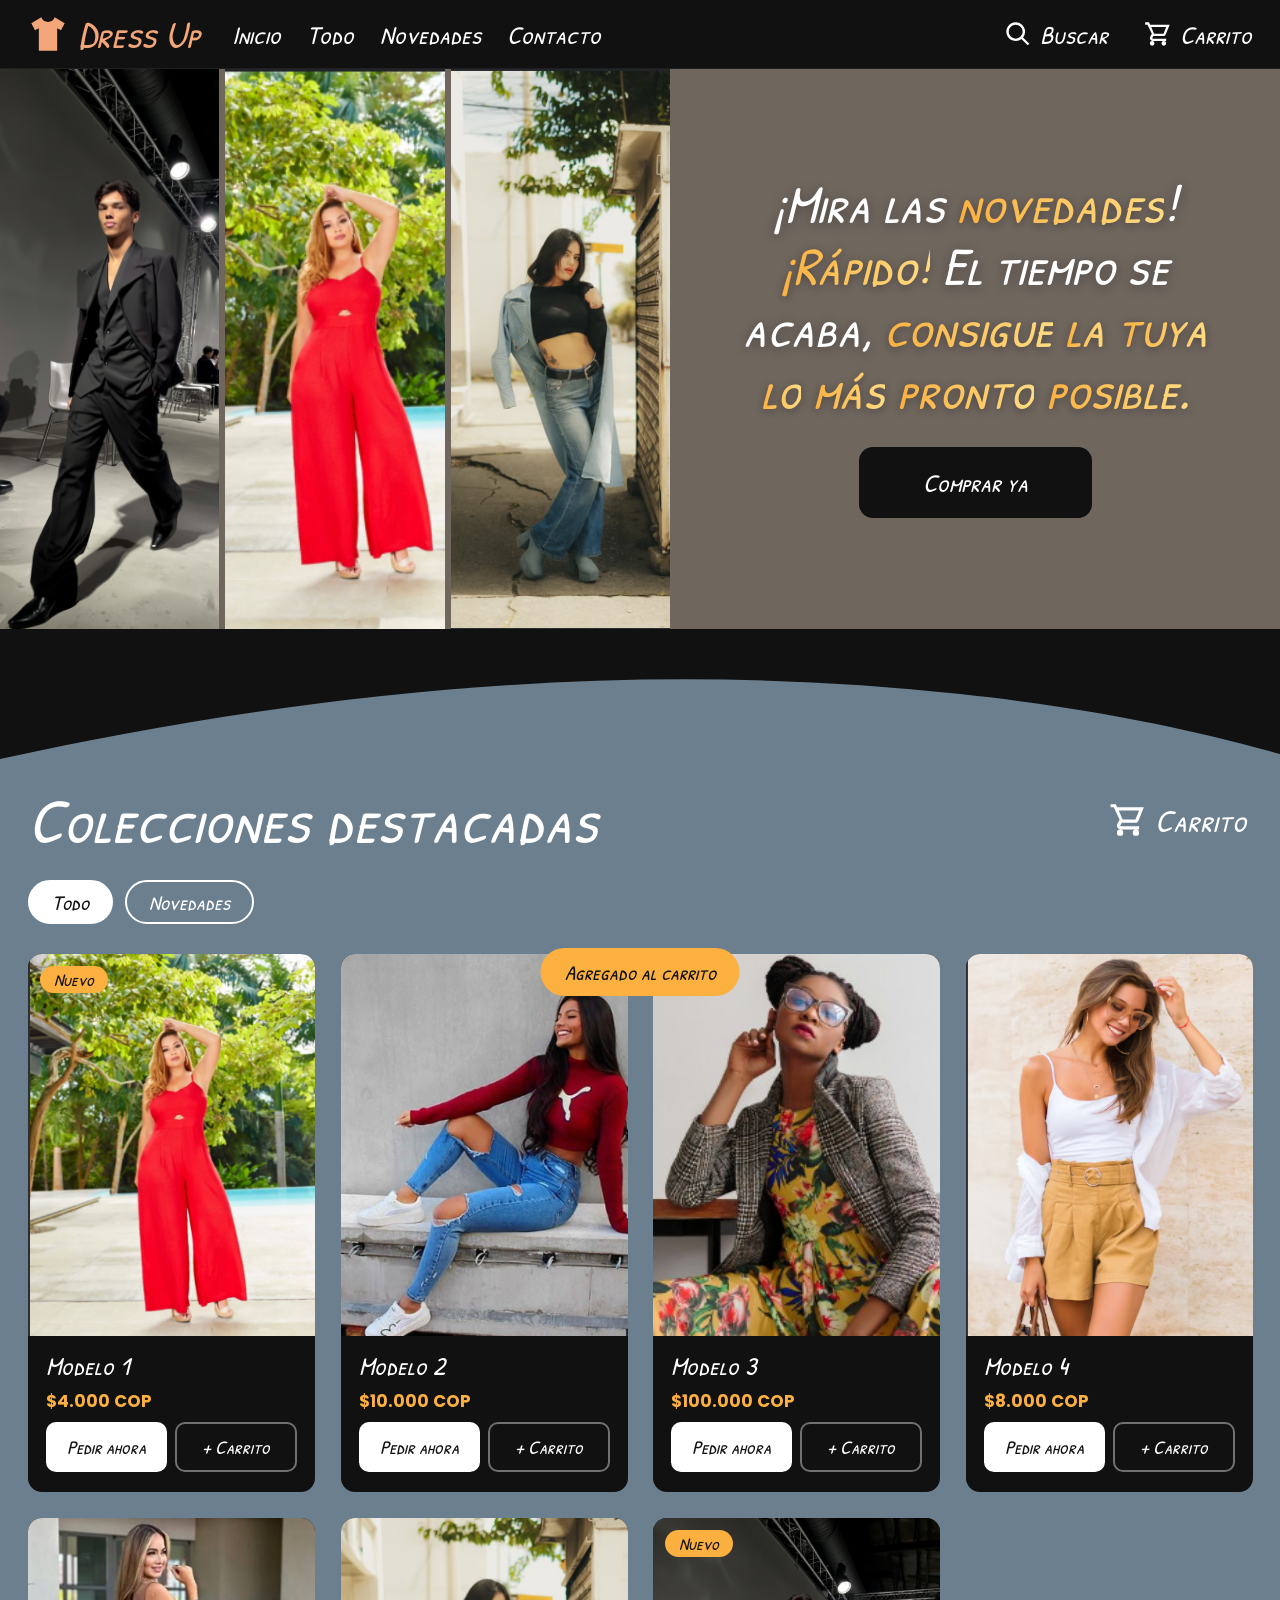
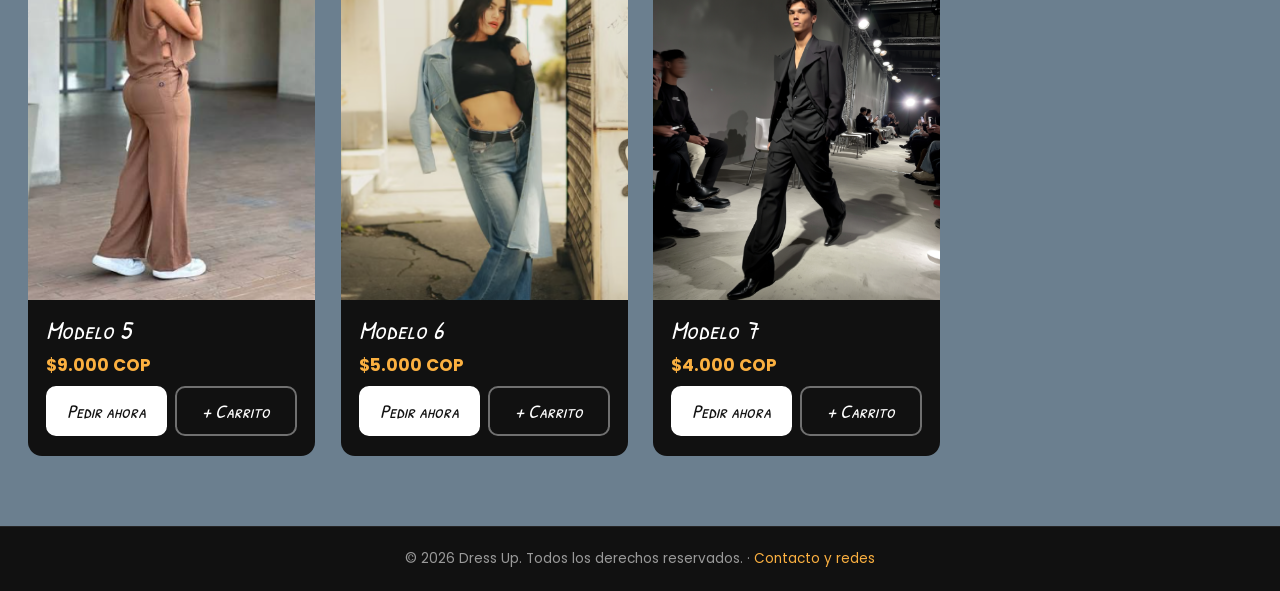
<file: index.html>
<!DOCTYPE html>
<html lang="es">
<head>
<meta charset="UTF-8">
<meta name="viewport" content="width=device-width, initial-scale=1.0">
<title>Dress Up · Catálogo de Ropa</title>
<meta name="description" content="Dress Up: catálogo de ropa con envíos a todo el país. Elige tu prenda y haz tu pedido por WhatsApp.">
<link rel="icon" href="data:image/svg+xml,%3Csvg xmlns=%27http://www.w3.org/2000/svg%27 viewBox=%270 0 24 24%27%3E%3Cpath fill=%27%23f2a679%27 d=%27M16 2l6 3.5-2.2 4.2-2.3-1.1V22H6.5V8.6L4.2 9.7 2 5.5 8 2c.6 1.7 2.1 2.8 4 2.8s3.4-1.1 4-2.8z%27/%3E%3C/svg%3E">
<meta name="theme-color" content="#111111">
<link rel="preconnect" href="https://fonts.googleapis.com">
<link rel="preconnect" href="https://fonts.gstatic.com" crossorigin>
<link href="https://fonts.googleapis.com/css2?family=Patrick+Hand+SC&family=Poppins:wght@400;600;700&display=swap" rel="stylesheet">
<link rel="stylesheet" href="styles.css">
</head>
<body id="top">

<header class="site-header">
  <div class="header-inner">
    <a class="brand" href="#top">
      <svg viewBox="0 0 24 24" aria-hidden="true"><path d="M16 2l6 3.5-2.2 4.2-2.3-1.1V22H6.5V8.6L4.2 9.7 2 5.5 8 2c.6 1.7 2.1 2.8 4 2.8s3.4-1.1 4-2.8z"/></svg>
      Dress Up
    </a>

    <nav class="main-nav" id="mainNav">
      <a href="#top">Inicio</a>
      <a href="#coleccion" data-filter-link="todo">Todo</a>
      <a href="#coleccion" data-filter-link="nuevo">Novedades</a>
      <a href="contacto.html">Contacto</a>
    </nav>

    <div class="header-actions">
      <button type="button" id="searchToggle" aria-label="Buscar">
        <svg viewBox="0 0 24 24"><path d="M10 2a8 8 0 0 1 6.32 12.9l5.39 5.39-1.42 1.42-5.39-5.39A8 8 0 1 1 10 2zm0 2a6 6 0 1 0 0 12 6 6 0 0 0 0-12z"/></svg>
        <span class="label">Buscar</span>
      </button>
      <button type="button" class="js-open-cart" aria-label="Carrito">
        <svg viewBox="0 0 24 24"><path d="M7 18a2 2 0 1 0 0 4 2 2 0 0 0 0-4zm10 0a2 2 0 1 0 0 4 2 2 0 0 0 0-4zM1 2h3.3l.9 2H22l-3.4 8.4c-.3.8-1.1 1.3-1.9 1.3H8.1l-.9 1.6-.1.2c0 .3.2.5.5.5H19v2H7.5A2.5 2.5 0 0 1 5.3 14.3l1.4-2.5L3 4H1V2zm5.2 4 2.4 5.7h8.1L19 6H6.2z"/></svg>
        <span class="label">Carrito</span>
        <span class="cart-count" data-count="0">0</span>
      </button>
      <button type="button" class="menu-toggle" id="menuToggle" aria-label="Abrir menú">
        <svg viewBox="0 0 24 24"><path d="M3 6h18v2H3V6zm0 5h18v2H3v-2zm0 5h18v2H3v-2z"/></svg>
      </button>
    </div>
  </div>
  <div class="search-bar" id="searchBar">
    <input type="search" id="searchInput" placeholder="Busca una prenda, ej: Modelo 3" aria-label="Buscar prenda">
  </div>
</header>

<main>
<section class="hero">
  <div class="hero-image">
    <img src="modelo de ropa 7.png" alt="Modelo con traje negro en pasarela">
    <img src="modelo de ropa 1.png" alt="Modelo con enterizo rojo">
    <img src="modelo de ropa 6.png" alt="Modelo con chaqueta y jean anchos">
  </div>
  <div class="hero-copy">
    <h1>¡Mira las <span class="hl">novedades</span>! <span class="hl">¡Rápido!</span> El tiempo se acaba, <span class="hl">consigue la tuya lo más pronto posible.</span></h1>
    <a class="btn-dark" href="#coleccion" data-filter-link="nuevo">Comprar ya</a>
  </div>
</section>

<section class="featured" id="coleccion">
  <svg class="wave" viewBox="0 0 1440 110" preserveAspectRatio="none" aria-hidden="true">
    <path fill="#6b7f8f" d="M0,90 C360,20 720,-10 1080,25 C1260,42 1380,70 1440,85 L1440,110 L0,110 Z"/>
  </svg>

  <div class="featured-body">
    <div class="section-head">
      <h2>Colecciones destacadas</h2>
      <button type="button" class="cart-link js-open-cart">
        <svg viewBox="0 0 24 24"><path d="M7 18a2 2 0 1 0 0 4 2 2 0 0 0 0-4zm10 0a2 2 0 1 0 0 4 2 2 0 0 0 0-4zM1 2h3.3l.9 2H22l-3.4 8.4c-.3.8-1.1 1.3-1.9 1.3H8.1l-.9 1.6-.1.2c0 .3.2.5.5.5H19v2H7.5A2.5 2.5 0 0 1 5.3 14.3l1.4-2.5L3 4H1V2zm5.2 4 2.4 5.7h8.1L19 6H6.2z"/></svg>
        Carrito
      </button>
    </div>

    <div class="filters">
      <button type="button" class="filter-btn active" data-filter="todo">Todo</button>
      <button type="button" class="filter-btn" data-filter="nuevo">Novedades</button>
    </div>

    <!-- Para agregar una prenda copia un <article> y cambia data-nombre, data-precio (solo números), data-imagen y data-nuevo -->
    <div class="catalog" id="catalog">

      <article class="product-card" data-nombre="Modelo 1" data-precio="4000" data-imagen="modelo de ropa 1.png" data-nuevo="true"></article>
      <article class="product-card" data-nombre="Modelo 2" data-precio="10000" data-imagen="modelo de ropa 2.png"></article>
      <article class="product-card" data-nombre="Modelo 3" data-precio="100000" data-imagen="modelo de ropa 3.png" data-nuevo="true"></article>
      <article class="product-card" data-nombre="Modelo 4" data-precio="8000" data-imagen="modelos de ropa 4.png"></article>
      <article class="product-card" data-nombre="Modelo 5" data-precio="9000" data-imagen="modelos de ropa 5.png"></article>
      <article class="product-card" data-nombre="Modelo 6" data-precio="5000" data-imagen="modelo de ropa 6.png"></article>
      <article class="product-card" data-nombre="Modelo 7" data-precio="4000" data-imagen="modelo de ropa 7.png" data-nuevo="true"></article>

    </div>
    <p class="empty-msg" id="emptyMsg">No encontramos prendas con ese nombre.</p>
  </div>
</section>

</main>

<footer>
  &copy; 2026 Dress Up. Todos los derechos reservados. · <a href="contacto.html">Contacto y redes</a>
</footer>

<!-- Carrito -->
<div class="cart-overlay" id="cartOverlay"></div>
<aside class="cart-drawer" id="cartDrawer" aria-label="Carrito de compras">
  <div class="cart-head">
    <h3>Tu carrito</h3>
    <button type="button" class="cart-close" id="cartClose" aria-label="Cerrar carrito">&times;</button>
  </div>
  <div class="cart-items" id="cartItems"></div>
  <div class="cart-foot">
    <div class="cart-total"><span>Total</span><span id="cartTotal">$0 COP</span></div>
    <button type="button" class="checkout-btn" id="checkoutBtn">Finalizar pedido</button>
  </div>
</aside>

<div class="toast" id="toast">Agregado al carrito</div>

<script src="script.js"></script>
</body>
</html>
</file>
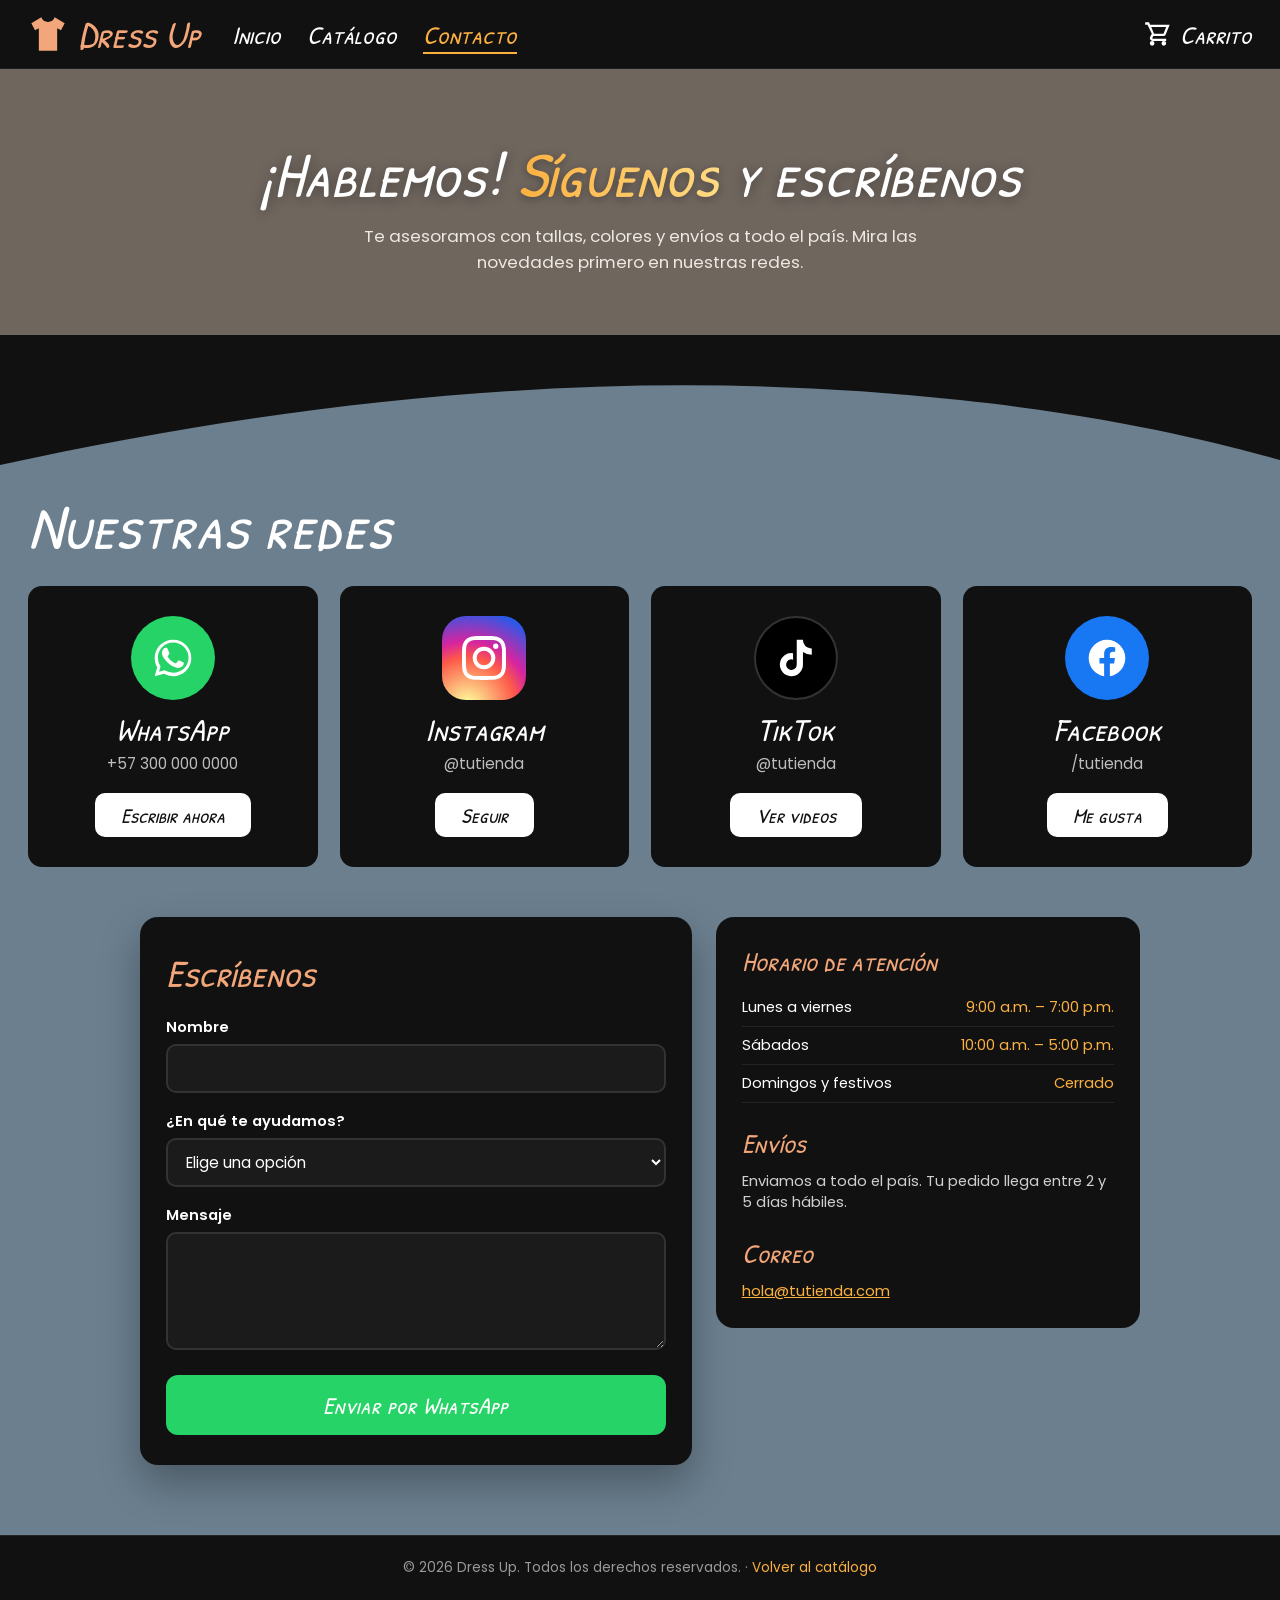
<file: contacto.html>
<!DOCTYPE html>
<html lang="es">
<head>
<meta charset="UTF-8">
<meta name="viewport" content="width=device-width, initial-scale=1.0">
<title>Dress Up · Contacto y Redes</title>
<meta name="description" content="Contacta a Dress Up por WhatsApp, Instagram, TikTok o Facebook.">
<link rel="icon" href="data:image/svg+xml,%3Csvg xmlns=%27http://www.w3.org/2000/svg%27 viewBox=%270 0 24 24%27%3E%3Cpath fill=%27%23f2a679%27 d=%27M16 2l6 3.5-2.2 4.2-2.3-1.1V22H6.5V8.6L4.2 9.7 2 5.5 8 2c.6 1.7 2.1 2.8 4 2.8s3.4-1.1 4-2.8z%27/%3E%3C/svg%3E">
<meta name="theme-color" content="#111111">
<link rel="preconnect" href="https://fonts.googleapis.com">
<link rel="preconnect" href="https://fonts.gstatic.com" crossorigin>
<link href="https://fonts.googleapis.com/css2?family=Patrick+Hand+SC&family=Poppins:wght@400;600;700&display=swap" rel="stylesheet">
<link rel="stylesheet" href="styles.css">
</head>
<body>

<header class="site-header">
  <div class="header-inner">
    <a class="brand" href="index.html">
      <svg viewBox="0 0 24 24" aria-hidden="true"><path d="M16 2l6 3.5-2.2 4.2-2.3-1.1V22H6.5V8.6L4.2 9.7 2 5.5 8 2c.6 1.7 2.1 2.8 4 2.8s3.4-1.1 4-2.8z"/></svg>
      Dress Up
    </a>

    <nav class="main-nav" id="mainNav">
      <a href="index.html">Inicio</a>
      <a href="index.html#coleccion">Catálogo</a>
      <a href="contacto.html" class="current">Contacto</a>
    </nav>

    <div class="header-actions">
      <a href="index.html#carrito" aria-label="Carrito">
        <svg viewBox="0 0 24 24"><path d="M7 18a2 2 0 1 0 0 4 2 2 0 0 0 0-4zm10 0a2 2 0 1 0 0 4 2 2 0 0 0 0-4zM1 2h3.3l.9 2H22l-3.4 8.4c-.3.8-1.1 1.3-1.9 1.3H8.1l-.9 1.6-.1.2c0 .3.2.5.5.5H19v2H7.5A2.5 2.5 0 0 1 5.3 14.3l1.4-2.5L3 4H1V2zm5.2 4 2.4 5.7h8.1L19 6H6.2z"/></svg>
        <span class="label">Carrito</span>
        <span class="cart-count" data-count="0">0</span>
      </a>
      <button type="button" class="menu-toggle" id="menuToggle" aria-label="Abrir menú">
        <svg viewBox="0 0 24 24"><path d="M3 6h18v2H3V6zm0 5h18v2H3v-2zm0 5h18v2H3v-2z"/></svg>
      </button>
    </div>
  </div>
</header>

<section class="contact-hero">
  <h1>¡Hablemos! <span class="hl">Síguenos</span> y escríbenos</h1>
  <p>Te asesoramos con tallas, colores y envíos a todo el país. Mira las novedades primero en nuestras redes.</p>
</section>

<!-- Reemplaza los enlaces y usuarios por los reales de la tienda -->
<section class="social-section">
  <svg class="wave" viewBox="0 0 1440 110" preserveAspectRatio="none" aria-hidden="true">
    <path fill="#6b7f8f" d="M0,90 C360,20 720,-10 1080,25 C1260,42 1380,70 1440,85 L1440,110 L0,110 Z"/>
  </svg>

  <div class="featured-body">
    <div class="section-head">
      <h2>Nuestras redes</h2>
    </div>

    <div class="social-grid">
      <a class="social-card whatsapp" href="https://wa.me/573000000000" target="_blank" rel="noopener">
        <span class="social-icon">
          <svg viewBox="0 0 24 24"><path d="M17.472 14.382c-.297-.149-1.758-.867-2.03-.967-.273-.099-.471-.148-.67.15-.197.297-.767.966-.94 1.164-.173.199-.347.223-.644.075-1.746-.874-2.892-1.56-4.043-3.539-.306-.526.306-.489.876-1.629.098-.198.049-.372-.05-.521-.099-.148-.669-1.612-.916-2.207-.242-.579-.487-.5-.669-.51-.173-.01-.371-.012-.57-.012-.198 0-.52.074-.792.372-.272.297-1.04 1.016-1.04 2.479 0 1.462 1.065 2.875 1.213 3.074.149.198 2.05 3.13 4.972 4.267 2.921 1.137 2.921.759 3.469.712.545-.048 1.758-.719 2.006-1.413.248-.694.248-1.29.173-1.413-.074-.124-.271-.198-.57-.347z"/><path d="M12.002 2.001c-5.514 0-9.985 4.47-9.985 9.984 0 1.855.507 3.588 1.388 5.076L2 22l5.09-1.376a9.928 9.928 0 0 0 4.912 1.293h.004c5.514 0 9.984-4.47 9.984-9.985 0-2.666-1.036-5.171-2.92-7.055a9.925 9.925 0 0 0-7.068-2.876zm0 18.03h-.003a8.34 8.34 0 0 1-4.26-1.169l-.305-.183-3.02.816.807-2.944-.198-.302a8.32 8.32 0 0 1-1.28-4.408c0-4.605 3.75-8.354 8.363-8.354 2.233 0 4.33.87 5.912 2.451a8.301 8.301 0 0 1 2.448 5.909c0 4.606-3.752 8.184-8.464 8.184z"/></svg>
        </span>
        <span class="social-name">WhatsApp</span>
        <span class="social-handle">+57 300 000 0000</span>
        <span class="social-cta">Escribir ahora</span>
      </a>

      <a class="social-card instagram" href="https://instagram.com/tutienda" target="_blank" rel="noopener">
        <span class="social-icon">
          <svg viewBox="0 0 24 24"><path d="M12 2.163c3.204 0 3.584.012 4.85.07 3.252.148 4.771 1.691 4.919 4.919.058 1.265.069 1.645.069 4.849 0 3.205-.012 3.584-.069 4.849-.149 3.225-1.664 4.771-4.919 4.919-1.266.058-1.644.07-4.85.07-3.204 0-3.584-.012-4.849-.07-3.26-.149-4.771-1.699-4.919-4.92-.058-1.265-.07-1.644-.07-4.849 0-3.204.013-3.583.07-4.849.149-3.227 1.664-4.771 4.919-4.919 1.266-.057 1.645-.069 4.849-.069zm0-2.163c-3.259 0-3.667.014-4.947.072-4.358.2-6.78 2.618-6.98 6.98-.059 1.281-.073 1.689-.073 4.948 0 3.259.014 3.668.072 4.948.2 4.358 2.618 6.78 6.98 6.98 1.281.058 1.689.072 4.948.072 3.259 0 3.668-.014 4.948-.072 4.354-.2 6.782-2.618 6.98-6.98.059-1.28.073-1.689.073-4.948 0-3.259-.014-3.667-.072-4.947-.196-4.354-2.617-6.78-6.979-6.98-1.281-.059-1.69-.073-4.949-.073zm0 5.838a6.162 6.162 0 1 0 0 12.324 6.162 6.162 0 0 0 0-12.324zm0 10.162a4 4 0 1 1 0-8 4 4 0 0 1 0 8zm6.406-11.845a1.44 1.44 0 1 0 0 2.881 1.44 1.44 0 0 0 0-2.881z"/></svg>
        </span>
        <span class="social-name">Instagram</span>
        <span class="social-handle">@tutienda</span>
        <span class="social-cta">Seguir</span>
      </a>

      <a class="social-card tiktok" href="https://tiktok.com/@tutienda" target="_blank" rel="noopener">
        <span class="social-icon">
          <svg viewBox="0 0 24 24"><path d="M19.6 6.7a4.8 4.8 0 0 1-3.8-4.2V2h-3.4v13.6a2.9 2.9 0 1 1-2-2.7V9.4a6.3 6.3 0 1 0 5.4 6.2V8.7a8.2 8.2 0 0 0 4.8 1.5V6.8l-1-.1z"/></svg>
        </span>
        <span class="social-name">TikTok</span>
        <span class="social-handle">@tutienda</span>
        <span class="social-cta">Ver videos</span>
      </a>

      <a class="social-card facebook" href="https://facebook.com/tutienda" target="_blank" rel="noopener">
        <span class="social-icon">
          <svg viewBox="0 0 24 24"><path d="M22 12.06C22 6.505 17.523 2 12 2S2 6.505 2 12.06c0 5.02 3.657 9.184 8.438 9.94v-7.03H7.898v-2.91h2.54V9.845c0-2.507 1.492-3.89 3.777-3.89 1.094 0 2.238.195 2.238.195v2.46h-1.26c-1.243 0-1.63.771-1.63 1.562v1.878h2.773l-.443 2.91h-2.33V22c4.78-.756 8.437-4.92 8.437-9.94z"/></svg>
        </span>
        <span class="social-name">Facebook</span>
        <span class="social-handle">/tutienda</span>
        <span class="social-cta">Me gusta</span>
      </a>
    </div>

    <div class="contact-layout">
      <div class="form-card">
        <h2>Escríbenos</h2>
        <form id="contactForm">
          <div class="field">
            <label for="cNombre">Nombre</label>
            <input type="text" id="cNombre" required>
          </div>
          <div class="field">
            <label for="cMotivo">¿En qué te ayudamos?</label>
            <select id="cMotivo" required>
              <option value="">Elige una opción</option>
              <option>Tallas y medidas</option>
              <option>Estado de mi pedido</option>
              <option>Cambios y devoluciones</option>
              <option>Ventas al por mayor</option>
              <option>Otro</option>
            </select>
          </div>
          <div class="field">
            <label for="cMensaje">Mensaje</label>
            <textarea id="cMensaje" rows="4" required></textarea>
          </div>
          <button type="submit" class="submit-btn">Enviar por WhatsApp</button>
        </form>
      </div>

      <div class="info-card">
        <h3>Horario de atención</h3>
        <ul>
          <li><span>Lunes a viernes</span><span>9:00 a.m. – 7:00 p.m.</span></li>
          <li><span>Sábados</span><span>10:00 a.m. – 5:00 p.m.</span></li>
          <li><span>Domingos y festivos</span><span>Cerrado</span></li>
        </ul>
        <h3>Envíos</h3>
        <p>Enviamos a todo el país. Tu pedido llega entre 2 y 5 días hábiles.</p>
        <h3>Correo</h3>
        <p><a href="mailto:hola@tutienda.com">hola@tutienda.com</a></p>
      </div>
    </div>
  </div>
</section>

<footer>
  &copy; 2026 Dress Up. Todos los derechos reservados. · <a href="index.html">Volver al catálogo</a>
</footer>

<script src="script.js"></script>
<script>
  document.getElementById("menuToggle").addEventListener("click", () => {
    document.getElementById("mainNav").classList.toggle("open");
  });

  document.getElementById("contactForm").addEventListener("submit", (e) => {
    e.preventDefault();
    const nombre = document.getElementById("cNombre").value.trim();
    const motivo = document.getElementById("cMotivo").value;
    const mensaje = document.getElementById("cMensaje").value.trim();
    const texto = `Hola Dress Up, soy ${nombre}.\nMotivo: ${motivo}\n${mensaje}`;
    window.open(`https://wa.me/${NUMERO_WHATSAPP}?text=${encodeURIComponent(texto)}`, "_blank");
  });
</script>

</body>
</html>
</file>
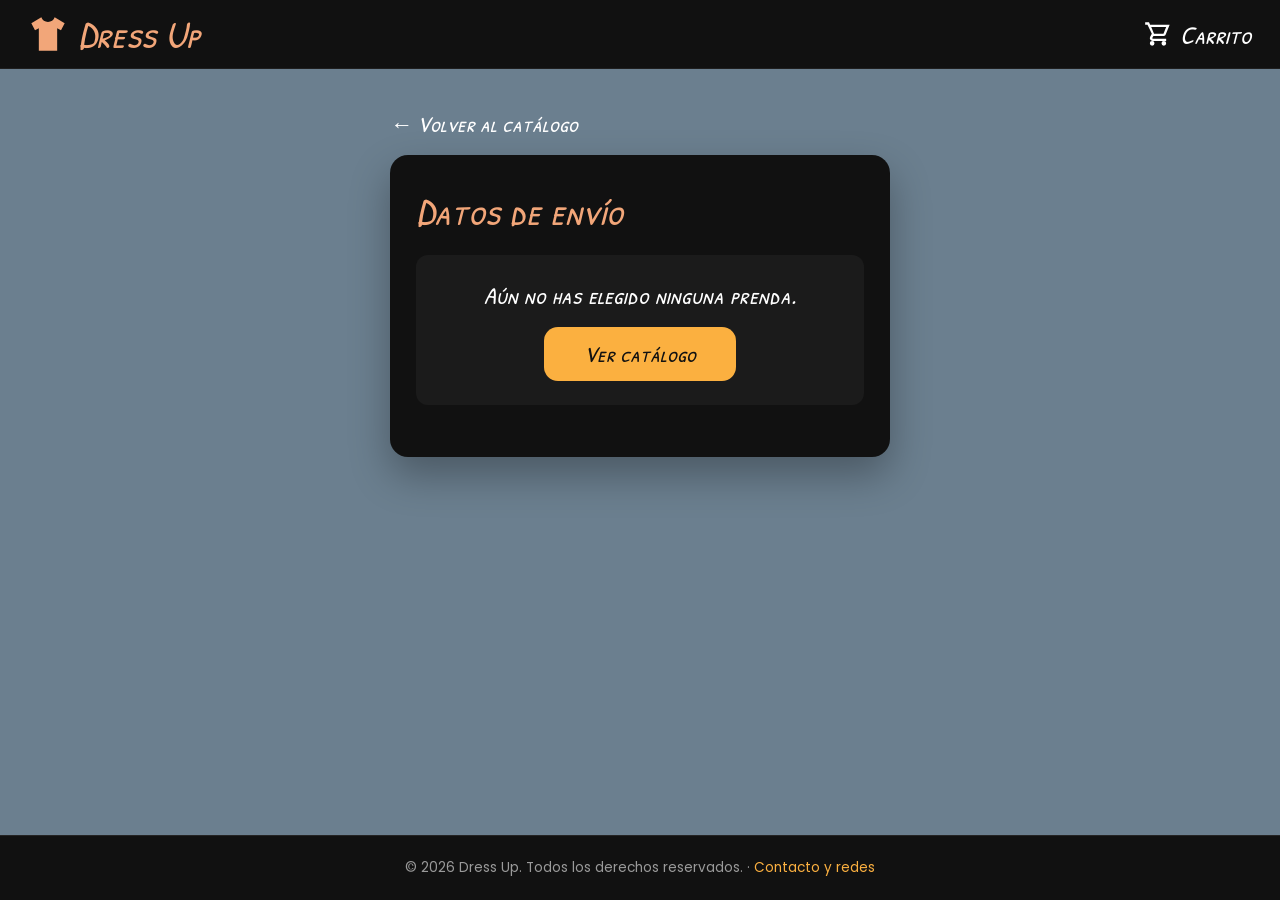
<file: pedido.html>
<!DOCTYPE html>
<html lang="es">
<head>
<meta charset="UTF-8">
<meta name="viewport" content="width=device-width, initial-scale=1.0">
<title>Dress Up · Realizar Pedido</title>
<meta name="description" content="Completa tus datos de envío y envía tu pedido de Dress Up por WhatsApp.">
<link rel="icon" href="data:image/svg+xml,%3Csvg xmlns=%27http://www.w3.org/2000/svg%27 viewBox=%270 0 24 24%27%3E%3Cpath fill=%27%23f2a679%27 d=%27M16 2l6 3.5-2.2 4.2-2.3-1.1V22H6.5V8.6L4.2 9.7 2 5.5 8 2c.6 1.7 2.1 2.8 4 2.8s3.4-1.1 4-2.8z%27/%3E%3C/svg%3E">
<meta name="theme-color" content="#111111">
<link rel="preconnect" href="https://fonts.googleapis.com">
<link rel="preconnect" href="https://fonts.gstatic.com" crossorigin>
<link href="https://fonts.googleapis.com/css2?family=Patrick+Hand+SC&family=Poppins:wght@400;600;700&display=swap" rel="stylesheet">
<link rel="stylesheet" href="styles.css">
</head>
<body class="page-order">

<header class="site-header">
  <div class="header-inner">
    <a class="brand" href="index.html">
      <svg viewBox="0 0 24 24" aria-hidden="true"><path d="M16 2l6 3.5-2.2 4.2-2.3-1.1V22H6.5V8.6L4.2 9.7 2 5.5 8 2c.6 1.7 2.1 2.8 4 2.8s3.4-1.1 4-2.8z"/></svg>
      Dress Up
    </a>
    <div class="header-actions">
      <a href="index.html#carrito" aria-label="Carrito">
        <svg viewBox="0 0 24 24"><path d="M7 18a2 2 0 1 0 0 4 2 2 0 0 0 0-4zm10 0a2 2 0 1 0 0 4 2 2 0 0 0 0-4zM1 2h3.3l.9 2H22l-3.4 8.4c-.3.8-1.1 1.3-1.9 1.3H8.1l-.9 1.6-.1.2c0 .3.2.5.5.5H19v2H7.5A2.5 2.5 0 0 1 5.3 14.3l1.4-2.5L3 4H1V2zm5.2 4 2.4 5.7h8.1L19 6H6.2z"/></svg>
        <span class="label">Carrito</span>
        <span class="cart-count" data-count="0">0</span>
      </a>
    </div>
  </div>
</header>

<div class="form-wrapper">
  <a class="back-link" href="index.html#coleccion">&larr; Volver al catálogo</a>

  <div class="form-card">
    <h2>Datos de envío</h2>

    <div class="order-summary" id="orderSummary"></div>

    <form id="orderForm">
      <div class="field">
        <label for="nombre">Nombre completo</label>
        <input type="text" id="nombre" name="nombre" required>
      </div>

      <div class="field">
        <label for="telefono">Teléfono de contacto</label>
        <input type="tel" id="telefono" name="telefono" required>
      </div>

      <div class="field">
        <label for="talla">Talla</label>
        <select id="talla" name="talla" required>
          <option value="">Elige tu talla</option>
          <option>XS</option>
          <option>S</option>
          <option>M</option>
          <option>L</option>
          <option>XL</option>
        </select>
      </div>

      <div class="field">
        <label>Tipo de vivienda</label>
        <div class="radio-group">
          <label><input type="radio" name="tipoVivienda" value="Casa" required> Casa</label>
          <label><input type="radio" name="tipoVivienda" value="Apartamento" required> Apartamento</label>
        </div>
      </div>

      <div class="field">
        <label for="direccion">Dirección</label>
        <input type="text" id="direccion" name="direccion" placeholder="Calle, número, barrio, ciudad" required>
      </div>

      <div class="field" id="apartamentoField">
        <label for="numeroApartamento">Número de apartamento</label>
        <input type="text" id="numeroApartamento" name="numeroApartamento" placeholder="Ej: Torre 2, Apto 304">
      </div>

      <button type="submit" class="submit-btn">Enviar pedido por WhatsApp</button>
    </form>

    <div class="confirmation" id="confirmation">
      <p>¡Gracias! Tu pedido se ha preparado. Si no se abrió WhatsApp automáticamente, haz clic <a id="waLink" href="#" target="_blank" rel="noopener">aquí</a>.</p>
    </div>
  </div>
</div>

<footer>
  &copy; 2026 Dress Up. Todos los derechos reservados. · <a href="contacto.html">Contacto y redes</a>
</footer>

<script src="script.js"></script>
<script>
  const params = new URLSearchParams(window.location.search);
  const desdeCarrito = params.get("carrito") === "1";

  // Productos del pedido: todo el carrito, o una sola prenda si vienes de "Pedir ahora"
  let productos = [];
  if (desdeCarrito) {
    productos = leerCarrito();
  } else if (params.get("producto")) {
    productos = [{
      nombre: params.get("producto"),
      precio: Number(params.get("precio")) || 0,
      imagen: params.get("imagen") || "",
      cantidad: 1
    }];
  }

  const resumen = document.getElementById("orderSummary");
  if (productos.length === 0) {
    // Sin prendas no hay pedido que enviar: invita a volver al catálogo
    resumen.innerHTML = '<p class="empty-order">Aún no has elegido ninguna prenda.</p><a class="btn-dark" href="index.html#coleccion">Ver catálogo</a>';
    resumen.classList.add("is-empty");
    document.getElementById("orderForm").style.display = "none";
  } else {
    productos.forEach((p) => {
      const fila = document.createElement("div");
      fila.className = "summary-row";
      fila.innerHTML = `<img alt=""><div><div class="name"></div><div class="price"></div></div>`;
      fila.querySelector("img").src = p.imagen;
      fila.querySelector(".name").textContent = p.nombre + (p.cantidad > 1 ? " × " + p.cantidad : "");
      fila.querySelector(".price").textContent = formatoPrecio(p.precio * p.cantidad);
      resumen.appendChild(fila);
    });
    const total = document.createElement("div");
    total.className = "summary-total";
    total.textContent = "Total: " + formatoPrecio(totalCarrito(productos));
    resumen.appendChild(total);
  }

  const radios = document.querySelectorAll('input[name="tipoVivienda"]');
  const apartamentoField = document.getElementById("apartamentoField");
  const numeroApartamentoInput = document.getElementById("numeroApartamento");

  radios.forEach((radio) => {
    radio.addEventListener("change", () => {
      const esApto = radio.value === "Apartamento" && radio.checked;
      apartamentoField.style.display = esApto ? "block" : "none";
      numeroApartamentoInput.required = esApto;
      if (!esApto) numeroApartamentoInput.value = "";
    });
  });

  document.getElementById("orderForm").addEventListener("submit", function (e) {
    e.preventDefault();

    const nombre = document.getElementById("nombre").value.trim();
    const telefono = document.getElementById("telefono").value.trim();
    const talla = document.getElementById("talla").value;
    const tipoVivienda = document.querySelector('input[name="tipoVivienda"]:checked').value;
    const direccion = document.getElementById("direccion").value.trim();
    const numeroApartamento = numeroApartamentoInput.value.trim();

    let mensaje = "Hola Dress Up, quiero hacer un pedido:\n";
    productos.forEach((p) => {
      mensaje += `• ${p.nombre} x${p.cantidad} — ${formatoPrecio(p.precio * p.cantidad)}\n`;
    });
    if (productos.length) mensaje += `Total: ${formatoPrecio(totalCarrito(productos))}\n`;
    mensaje += `Talla: ${talla}\n`;
    mensaje += `Nombre: ${nombre}\n`;
    mensaje += `Teléfono: ${telefono}\n`;
    mensaje += `Tipo de vivienda: ${tipoVivienda}\n`;
    mensaje += `Dirección: ${direccion}\n`;
    if (tipoVivienda === "Apartamento" && numeroApartamento) {
      mensaje += `Número de apartamento: ${numeroApartamento}\n`;
    }

    const url = `https://wa.me/${NUMERO_WHATSAPP}?text=${encodeURIComponent(mensaje)}`;

    document.getElementById("waLink").href = url;
    document.getElementById("confirmation").classList.add("visible");
    document.getElementById("orderForm").style.display = "none";

    if (desdeCarrito) guardarCarrito([]);
    window.open(url, "_blank");
  });
</script>

</body>
</html>
</file>
<file: styles.css>
:root {
  --black: #111111;
  --ink: #1b1b1b;
  --white: #ffffff;
  --peach: #f2a679;
  --gold: #fbb040;
  --slate: #6b7f8f;
  --slate-dark: #54677a;
  --hero-bg: #6f665e;
  --muted: #d9dee3;
  --whatsapp: #25d366;
  --radius: 14px;
  --font-hand: 'Patrick Hand SC', 'Comic Sans MS', cursive;
  --font-body: 'Poppins', 'Segoe UI', Tahoma, sans-serif;
}

* {
  box-sizing: border-box;
}

html {
  scroll-behavior: smooth;
}

body {
  margin: 0;
  font-family: var(--font-body);
  background: var(--black);
  color: var(--white);
  overflow-x: hidden;
}

a {
  color: inherit;
}

.hand {
  font-family: var(--font-hand);
  font-style: italic;
  letter-spacing: 0.5px;
}

/* ---- Header ---- */
.site-header {
  position: sticky;
  top: 0;
  z-index: 50;
  background: var(--black);
  border-bottom: 1px solid rgba(255, 255, 255, 0.06);
  transition: box-shadow 0.3s ease, background 0.3s ease;
}

.header-inner {
  max-width: 1400px;
  margin: 0 auto;
  padding: 14px 28px;
  display: flex;
  align-items: center;
  gap: 32px;
}

.brand {
  display: flex;
  align-items: center;
  gap: 10px;
  text-decoration: none;
  color: var(--peach);
  font-family: var(--font-hand);
  font-style: italic;
  font-size: 2.4rem;
  line-height: 1;
  white-space: nowrap;
}

.brand svg {
  width: 40px;
  height: 40px;
  fill: var(--peach);
}

.main-nav {
  display: flex;
  gap: 26px;
}

.main-nav a,
.header-actions a,
.header-actions button {
  font-family: var(--font-hand);
  font-style: italic;
  font-size: 1.6rem;
  color: var(--white);
  text-decoration: none;
  background: none;
  border: none;
  cursor: pointer;
  padding: 0;
  display: inline-flex;
  align-items: center;
  gap: 8px;
  transition: color 0.2s ease;
}

.main-nav a:hover,
.header-actions a:hover,
.header-actions button:hover {
  color: var(--gold);
}

.header-actions {
  margin-left: auto;
  display: flex;
  align-items: center;
  gap: 36px;
}

.header-actions svg {
  width: 28px;
  height: 28px;
  fill: currentColor;
}

.cart-count {
  font-family: var(--font-body);
  font-style: normal;
  font-size: 0.75rem;
  font-weight: 700;
  min-width: 20px;
  height: 20px;
  padding: 0 6px;
  border-radius: 999px;
  background: var(--gold);
  color: var(--black);
  display: inline-flex;
  align-items: center;
  justify-content: center;
}

.cart-count[data-count="0"] {
  display: none;
}

.menu-toggle {
  display: none !important;
}

/* ---- Search bar ---- */
.search-bar {
  display: none;
  background: var(--ink);
  padding: 14px 28px;
}

.search-bar.open {
  display: block;
}

.search-bar input {
  width: 100%;
  max-width: 700px;
  display: block;
  margin: 0 auto;
  padding: 12px 18px;
  border-radius: 999px;
  border: 2px solid var(--gold);
  background: var(--black);
  color: var(--white);
  font-size: 1rem;
  font-family: var(--font-body);
  outline: none;
}

/* ---- Hero ---- */
.hero {
  position: relative;
  background: var(--hero-bg);
  display: grid;
  grid-template-columns: 1.1fr 1fr;
  align-items: center;
  min-height: 560px;
  overflow: hidden;
}

.hero-image {
  height: 100%;
  min-height: 560px;
  display: grid;
  grid-template-columns: repeat(3, 1fr);
  gap: 6px;
  overflow: hidden;
}

.hero-image img {
  width: 100%;
  height: 100%;
  min-height: 0;
  object-fit: cover;
  display: block;
}

.hero-copy {
  padding: 40px 48px;
  text-align: center;
}

.hero-copy h1 {
  margin: 0;
  font-family: var(--font-hand);
  font-style: italic;
  font-weight: 400;
  font-size: clamp(2.2rem, 4.2vw, 4rem);
  line-height: 1.15;
  color: var(--white);
  text-shadow: 0 2px 12px rgba(0, 0, 0, 0.35);
}

.hero-copy h1 .hl {
  color: var(--gold);
}

.btn-dark {
  display: inline-block;
  margin-top: 26px;
  padding: 18px 64px;
  border-radius: 14px;
  background: var(--black);
  color: var(--white);
  text-decoration: none;
  font-family: var(--font-hand);
  font-style: italic;
  font-size: 1.6rem;
  transition: transform 0.2s ease, background 0.2s ease;
  position: relative;
  overflow: hidden;
}

.btn-dark:hover {
  transform: translateY(-3px);
  background: #2a2a2a;
}

/* ---- Featured collections (wave) ---- */
.featured {
  background: var(--black);
  padding-top: 40px;
}

.wave {
  display: block;
  width: 100%;
  height: 110px;
}

.featured-body {
  background: var(--slate);
  padding: 10px 28px 70px;
  margin-top: -1px;
}

.section-head {
  max-width: 1400px;
  margin: 0 auto 28px;
  display: flex;
  align-items: center;
  justify-content: space-between;
  gap: 16px;
  flex-wrap: wrap;
}

.section-head h2 {
  margin: 0;
  font-family: var(--font-hand);
  font-style: italic;
  font-weight: 400;
  font-size: clamp(2.4rem, 5vw, 4.4rem);
  line-height: 1;
}

.section-head .cart-link {
  font-family: var(--font-hand);
  font-style: italic;
  font-size: 2rem;
  background: none;
  border: none;
  color: var(--white);
  cursor: pointer;
  display: inline-flex;
  align-items: center;
  gap: 8px;
}

.section-head .cart-link svg {
  width: 38px;
  height: 38px;
  fill: currentColor;
}

.filters {
  max-width: 1400px;
  margin: 0 auto 30px;
  display: flex;
  gap: 12px;
  flex-wrap: wrap;
}

.filter-btn {
  font-family: var(--font-hand);
  font-style: italic;
  font-size: 1.3rem;
  padding: 6px 22px;
  border-radius: 999px;
  border: 2px solid var(--white);
  background: transparent;
  color: var(--white);
  cursor: pointer;
  transition: background 0.2s ease, color 0.2s ease;
}

.filter-btn.active,
.filter-btn:hover {
  background: var(--white);
  color: var(--black);
}

/* ---- Catalog grid ---- */
.catalog {
  max-width: 1400px;
  margin: 0 auto;
  display: grid;
  grid-template-columns: repeat(auto-fill, minmax(240px, 1fr));
  gap: 26px;
}

.product-card {
  background: var(--black);
  border-radius: var(--radius);
  overflow: hidden;
  display: flex;
  flex-direction: column;
  position: relative;
  transform: perspective(900px) rotateX(var(--rx, 0deg)) rotateY(var(--ry, 0deg)) translateY(var(--ty, 0px));
  transition: transform 0.25s ease, box-shadow 0.25s ease;
}

.product-card:hover {
  --ty: -8px;
  box-shadow: 0 18px 36px rgba(0, 0, 0, 0.35), 0 0 0 2px rgba(251, 176, 64, 0.35);
}

.product-card.hidden {
  display: none;
}

@keyframes fadeInUp {
  from { opacity: 0; transform: translateY(18px); }
  to { opacity: 1; transform: translateY(0); }
}

.product-image {
  position: relative;
  aspect-ratio: 3 / 4;
  overflow: hidden;
  background: var(--hero-bg);
}

.product-image img {
  width: 100%;
  height: 100%;
  object-fit: cover;
  display: block;
  transition: transform 0.4s ease;
}

.product-card:hover .product-image img {
  transform: scale(1.07);
}

.badge {
  position: absolute;
  top: 12px;
  left: 12px;
  padding: 2px 14px;
  border-radius: 999px;
  background: var(--gold);
  color: var(--black);
  font-family: var(--font-hand);
  font-style: italic;
  font-size: 1.1rem;
}

.product-info {
  padding: 16px 18px 20px;
  display: flex;
  flex-direction: column;
  gap: 8px;
  flex: 1;
}

.product-name {
  font-family: var(--font-hand);
  font-style: italic;
  font-size: 1.6rem;
  line-height: 1.1;
}

.product-price {
  font-weight: 700;
  color: var(--gold);
  font-size: 1.05rem;
}

.card-actions {
  margin-top: auto;
  display: grid;
  grid-template-columns: 1fr 1fr;
  gap: 8px;
}

.order-btn,
.add-btn {
  display: inline-flex;
  align-items: center;
  justify-content: center;
  padding: 10px 8px;
  border-radius: 10px;
  font-family: var(--font-hand);
  font-style: italic;
  font-size: 1.2rem;
  text-decoration: none;
  cursor: pointer;
  transition: background 0.2s ease, color 0.2s ease, transform 0.2s ease;
}

.order-btn {
  background: var(--white);
  color: var(--black);
  border: 2px solid var(--white);
}

.order-btn:hover {
  background: var(--gold);
  border-color: var(--gold);
}

.add-btn {
  background: transparent;
  color: var(--white);
  border: 2px solid rgba(255, 255, 255, 0.4);
}

.add-btn:hover {
  border-color: var(--gold);
  color: var(--gold);
}

.empty-msg {
  display: none;
  text-align: center;
  font-family: var(--font-hand);
  font-style: italic;
  font-size: 1.6rem;
  padding: 30px 0;
}

.empty-msg.visible {
  display: block;
}

footer {
  background: var(--black);
  border-top: 1px solid rgba(255, 255, 255, 0.08);
  text-align: center;
  padding: 22px 20px;
  color: #9a9a9a;
  font-size: 0.85rem;
}

footer a {
  color: var(--gold);
  text-decoration: none;
}

footer a:hover {
  text-decoration: underline;
}

/* ---- Contact page ---- */
.main-nav a.current {
  color: var(--gold);
}

.contact-hero {
  background: var(--hero-bg);
  text-align: center;
  padding: 70px 24px 60px;
}

.contact-hero h1 {
  margin: 0 0 14px;
  font-family: var(--font-hand);
  font-style: italic;
  font-weight: 400;
  font-size: clamp(2.4rem, 5vw, 4.2rem);
  line-height: 1.1;
  color: var(--white);
  text-shadow: 0 2px 12px rgba(0, 0, 0, 0.35);
}

.contact-hero h1 .hl {
  color: var(--gold);
}

.contact-hero p {
  margin: 0 auto;
  max-width: 560px;
  color: #efe9e3;
  font-size: 1.05rem;
}

.social-section {
  background: var(--black);
  padding-top: 40px;
}

.social-grid {
  max-width: 1400px;
  margin: 0 auto 50px;
  display: grid;
  grid-template-columns: repeat(4, 1fr);
  gap: 22px;
}

.social-card {
  background: var(--black);
  border-radius: var(--radius);
  padding: 30px 22px;
  display: flex;
  flex-direction: column;
  align-items: center;
  gap: 6px;
  text-align: center;
  text-decoration: none;
  color: var(--white);
  transition: transform 0.25s ease, box-shadow 0.25s ease;
}

.social-card:hover {
  transform: translateY(-8px);
  box-shadow: 0 18px 36px rgba(0, 0, 0, 0.35);
}

.social-icon {
  width: 84px;
  height: 84px;
  border-radius: 50%;
  display: flex;
  align-items: center;
  justify-content: center;
  margin-bottom: 8px;
}

.social-icon svg {
  width: 44px;
  height: 44px;
  fill: #fff;
}

.social-card.whatsapp .social-icon { background: var(--whatsapp); }
.social-card.instagram .social-icon {
  border-radius: 24px;
  background: radial-gradient(circle at 30% 107%, #fdf497 0%, #fdf497 5%, #fd5949 45%, #d6249f 60%, #285aeb 90%);
}
.social-card.tiktok .social-icon { background: #000; border: 2px solid #333; }
.social-card.facebook .social-icon { background: #1877f2; }

.social-name {
  font-family: var(--font-hand);
  font-style: italic;
  font-size: 2rem;
  line-height: 1;
}

.social-handle {
  color: #bdbdbd;
  font-size: 0.95rem;
}

.social-cta {
  margin-top: 12px;
  padding: 8px 26px;
  border-radius: 10px;
  background: var(--white);
  color: var(--black);
  font-family: var(--font-hand);
  font-style: italic;
  font-size: 1.3rem;
  transition: background 0.2s ease;
}

.social-card:hover .social-cta {
  background: var(--gold);
}

.contact-layout {
  max-width: 1000px;
  margin: 0 auto;
  display: grid;
  grid-template-columns: 1.3fr 1fr;
  gap: 24px;
  align-items: start;
}

.field textarea {
  width: 100%;
  padding: 11px 14px;
  border: 2px solid #333;
  border-radius: 10px;
  font-size: 0.95rem;
  font-family: var(--font-body);
  background: var(--ink);
  color: var(--white);
  resize: vertical;
}

.field textarea:focus {
  outline: none;
  border-color: var(--gold);
}

.info-card {
  background: var(--black);
  border-radius: 18px;
  padding: 26px;
}

.info-card h3 {
  margin: 0 0 10px;
  font-family: var(--font-hand);
  font-style: italic;
  font-weight: 400;
  font-size: 1.7rem;
  color: var(--peach);
}

.info-card h3:not(:first-child) {
  margin-top: 22px;
}

.info-card ul {
  list-style: none;
  margin: 0;
  padding: 0;
}

.info-card li {
  display: flex;
  justify-content: space-between;
  gap: 12px;
  padding: 8px 0;
  border-bottom: 1px solid rgba(255, 255, 255, 0.08);
  font-size: 0.92rem;
}

.info-card li span:last-child {
  color: var(--gold);
  text-align: right;
}

.info-card p {
  margin: 0;
  color: #d0d0d0;
  font-size: 0.92rem;
}

.info-card a {
  color: var(--gold);
}

/* ---- Cart drawer ---- */
.cart-overlay {
  position: fixed;
  inset: 0;
  background: rgba(0, 0, 0, 0.55);
  z-index: 90;
  opacity: 0;
  pointer-events: none;
  transition: opacity 0.25s ease;
}

.cart-overlay.open {
  opacity: 1;
  pointer-events: auto;
}

.cart-drawer {
  position: fixed;
  top: 0;
  right: 0;
  bottom: 0;
  width: min(400px, 100%);
  background: var(--ink);
  z-index: 100;
  transform: translateX(100%);
  transition: transform 0.3s ease;
  display: flex;
  flex-direction: column;
}

.cart-drawer.open {
  transform: translateX(0);
}

.cart-head {
  display: flex;
  justify-content: space-between;
  align-items: center;
  padding: 20px 22px;
  border-bottom: 1px solid rgba(255, 255, 255, 0.1);
}

.cart-head h3 {
  margin: 0;
  font-family: var(--font-hand);
  font-style: italic;
  font-weight: 400;
  font-size: 2rem;
  color: var(--peach);
}

.cart-close {
  background: none;
  border: none;
  color: var(--white);
  font-size: 1.8rem;
  cursor: pointer;
  line-height: 1;
}

.cart-items {
  flex: 1;
  overflow-y: auto;
  padding: 16px 22px;
  display: flex;
  flex-direction: column;
  gap: 14px;
}

.cart-item {
  display: grid;
  grid-template-columns: 60px 1fr auto;
  gap: 12px;
  align-items: center;
}

.cart-item img {
  width: 60px;
  height: 76px;
  object-fit: cover;
  border-radius: 8px;
}

.cart-item .ci-name {
  font-family: var(--font-hand);
  font-style: italic;
  font-size: 1.3rem;
}

.cart-item .ci-price {
  color: var(--gold);
  font-size: 0.9rem;
  font-weight: 600;
}

.qty {
  display: flex;
  align-items: center;
  gap: 6px;
}

.qty button {
  width: 28px;
  height: 28px;
  border-radius: 50%;
  border: 1px solid rgba(255, 255, 255, 0.3);
  background: transparent;
  color: var(--white);
  cursor: pointer;
  font-size: 1rem;
}

.cart-empty {
  text-align: center;
  color: #9a9a9a;
  padding: 40px 0;
}

.cart-foot {
  padding: 18px 22px 24px;
  border-top: 1px solid rgba(255, 255, 255, 0.1);
}

.cart-total {
  display: flex;
  justify-content: space-between;
  font-family: var(--font-hand);
  font-style: italic;
  font-size: 1.6rem;
  margin-bottom: 14px;
}

.cart-total span:last-child {
  color: var(--gold);
}

.checkout-btn {
  width: 100%;
  padding: 14px;
  border: none;
  border-radius: 12px;
  background: var(--whatsapp);
  color: var(--white);
  font-family: var(--font-hand);
  font-style: italic;
  font-size: 1.4rem;
  cursor: pointer;
}

.checkout-btn:disabled {
  opacity: 0.4;
  cursor: not-allowed;
}

/* ---- Toast ---- */
.toast {
  position: fixed;
  bottom: 24px;
  left: 50%;
  transform: translate(-50%, 120px);
  background: var(--gold);
  color: var(--black);
  padding: 10px 24px;
  border-radius: 999px;
  font-family: var(--font-hand);
  font-style: italic;
  font-size: 1.3rem;
  z-index: 110;
  transition: transform 0.3s ease;
}

.toast.show {
  transform: translate(-50%, 0);
}

/* ---- Order form page ---- */
.page-order {
  background: var(--slate);
}

.form-wrapper {
  max-width: 540px;
  margin: 40px auto 60px;
  padding: 0 20px;
}

.back-link {
  display: inline-block;
  margin-bottom: 16px;
  color: var(--white);
  text-decoration: none;
  font-family: var(--font-hand);
  font-style: italic;
  font-size: 1.4rem;
}

.back-link:hover {
  color: var(--gold);
}

.form-card {
  background: var(--black);
  border-radius: 18px;
  padding: 30px 26px;
  box-shadow: 0 18px 40px rgba(0, 0, 0, 0.3);
  animation: fadeInUp 0.5s ease;
}

.form-card h2 {
  margin: 0 0 18px;
  font-family: var(--font-hand);
  font-style: italic;
  font-weight: 400;
  font-size: 2.4rem;
  color: var(--peach);
}

.order-summary {
  display: flex;
  flex-direction: column;
  gap: 10px;
  padding: 12px 14px;
  background: var(--ink);
  border-radius: 12px;
  margin-bottom: 22px;
}

.summary-row {
  display: flex;
  align-items: center;
  gap: 14px;
}

.summary-row img {
  width: 56px;
  height: 70px;
  object-fit: cover;
  border-radius: 8px;
}

.summary-row .name {
  font-family: var(--font-hand);
  font-style: italic;
  font-size: 1.4rem;
}

.summary-row .price {
  color: var(--gold);
  font-weight: 700;
  font-size: 0.95rem;
}

.summary-total {
  text-align: right;
  font-family: var(--font-hand);
  font-style: italic;
  font-size: 1.4rem;
  color: var(--gold);
}

.field {
  margin-bottom: 18px;
}

.field > label {
  display: block;
  margin-bottom: 6px;
  font-weight: 600;
  font-size: 0.92rem;
}

.field input[type="text"],
.field input[type="tel"],
.field select {
  width: 100%;
  padding: 11px 14px;
  border: 2px solid #333;
  border-radius: 10px;
  font-size: 0.95rem;
  font-family: var(--font-body);
  background: var(--ink);
  color: var(--white);
  transition: border-color 0.2s ease;
}

.field input:focus,
.field select:focus {
  outline: none;
  border-color: var(--gold);
}

.radio-group {
  display: flex;
  gap: 18px;
}

.radio-group label {
  display: flex;
  align-items: center;
  gap: 6px;
  cursor: pointer;
}

.radio-group input {
  accent-color: var(--gold);
}

#apartamentoField {
  display: none;
}

.submit-btn {
  width: 100%;
  padding: 14px;
  background: var(--whatsapp);
  color: var(--white);
  border: none;
  border-radius: 12px;
  font-family: var(--font-hand);
  font-style: italic;
  font-size: 1.5rem;
  cursor: pointer;
  transition: transform 0.2s ease;
}

.submit-btn:hover {
  transform: translateY(-2px);
}

.confirmation {
  display: none;
  text-align: center;
  padding: 10px 0;
}

.confirmation.visible {
  display: block;
}

.confirmation a {
  color: var(--gold);
}

/* ---- Responsive ---- */
@media (max-width: 1100px) {
  .header-inner { gap: 20px; }
  .main-nav { gap: 18px; }
  .header-actions { gap: 22px; }
  .main-nav a, .header-actions a, .header-actions button { font-size: 1.35rem; }
  .brand { font-size: 2rem; }
}

@media (max-width: 860px) {
  .header-inner {
    flex-wrap: wrap;
    padding: 12px 16px;
  }

  .menu-toggle {
    display: inline-flex !important;
  }

  .main-nav {
    order: 3;
    width: 100%;
    display: none;
    flex-direction: column;
    gap: 10px;
    padding: 8px 0 4px;
  }

  .main-nav.open {
    display: flex;
  }

  .header-actions { gap: 16px; }
  .header-actions .label { display: none; }
  .brand { font-size: 1.8rem; }
  .brand svg { width: 32px; height: 32px; }

  .hero {
    grid-template-columns: 1fr;
    min-height: 0;
  }

  .hero-image {
    min-height: 0;
    height: 360px;
    gap: 4px;
  }

  .hero-copy {
    background: var(--hero-bg);
    padding: 30px 20px 40px;
  }

  .featured-body { padding: 10px 16px 60px; }
  .wave { height: 60px; }

  .contact-layout { grid-template-columns: 1fr; }
  .social-grid { grid-template-columns: repeat(2, 1fr); gap: 14px; }
  .social-card { padding: 22px 12px; }
  .contact-hero { padding: 44px 20px 40px; }

  .catalog {
    grid-template-columns: repeat(2, 1fr);
    gap: 14px;
  }

  .card-actions { grid-template-columns: 1fr; }
  .product-name { font-size: 1.35rem; }
}

@media (max-width: 380px) {
  .catalog { grid-template-columns: 1fr; }
}

/* ======================================================
   Efectos
   ====================================================== */

/* Aparición suave de la página */
body {
  animation: pageIn 0.6s ease both;
}

@keyframes pageIn {
  from { opacity: 0; }
  to { opacity: 1; }
}

/* Barra superior al hacer scroll */
.site-header.scrolled {
  background: rgba(17, 17, 17, 0.92);
  backdrop-filter: blur(8px);
  box-shadow: 0 8px 24px rgba(0, 0, 0, 0.45);
}

/* Subrayado animado en el menú */
.main-nav a {
  position: relative;
}

.main-nav a::after {
  content: "";
  position: absolute;
  left: 0;
  right: 0;
  bottom: -2px;
  height: 2px;
  background: var(--gold);
  transform: scaleX(0);
  transform-origin: right;
  transition: transform 0.3s ease;
}

.main-nav a:hover::after,
.main-nav a.current::after {
  transform: scaleX(1);
  transform-origin: left;
}

.brand svg {
  transition: transform 0.4s ease;
}

.brand:hover svg {
  transform: rotate(-12deg) scale(1.1);
}

/* Portada: zoom lento de la foto y texto que entra por partes */
.hero-image img {
  animation: kenBurns 12s ease-in-out infinite alternate;
  transform-origin: 50% 30%;
}

.hero-image img:nth-child(2) { animation-delay: -4s; }
.hero-image img:nth-child(3) { animation-delay: -8s; }

@keyframes kenBurns {
  from { transform: scale(1); }
  to { transform: scale(1.05); }
}

.hero-copy h1 .word {
  display: inline-block;
  opacity: 0;
  transform: translateY(24px) rotate(-3deg);
  animation: wordIn 0.6s cubic-bezier(0.2, 0.8, 0.2, 1.2) forwards;
  animation-delay: calc(var(--i) * 0.07s + 0.2s);
}

@keyframes wordIn {
  to { opacity: 1; transform: none; }
}

.hl {
  background: linear-gradient(90deg, var(--gold) 0%, #ffe08a 45%, var(--gold) 55%, var(--peach) 100%);
  background-size: 250% 100%;
  -webkit-background-clip: text;
  background-clip: text;
  -webkit-text-fill-color: transparent;
  animation: shimmer 4s linear infinite;
  text-shadow: none;
  filter: drop-shadow(0 2px 4px rgba(0, 0, 0, 0.35));
}

@keyframes shimmer {
  from { background-position: 100% 0; }
  to { background-position: -150% 0; }
}

.hero-copy .btn-dark {
  opacity: 0;
  animation: wordIn 0.6s ease forwards 1.3s, glow 2.4s ease-in-out infinite 2s;
}

@keyframes glow {
  0%, 100% { box-shadow: 0 0 0 0 rgba(251, 176, 64, 0); }
  50% { box-shadow: 0 0 0 8px rgba(251, 176, 64, 0.25), 0 10px 30px rgba(0, 0, 0, 0.35); }
}

/* Brillo que cruza los botones */
.btn-dark::before,
.order-btn::before,
.social-cta::before,
.checkout-btn::before,
.submit-btn::before {
  content: "";
  position: absolute;
  top: 0;
  left: -75%;
  width: 50%;
  height: 100%;
  background: linear-gradient(120deg, transparent, rgba(255, 255, 255, 0.45), transparent);
  transform: skewX(-20deg);
  pointer-events: none;
}

.order-btn,
.social-cta,
.checkout-btn,
.submit-btn {
  position: relative;
  overflow: hidden;
}

.btn-dark:hover::before,
.order-btn:hover::before,
.social-card:hover .social-cta::before,
.checkout-btn:hover::before,
.submit-btn:hover::before {
  animation: shine 0.8s ease;
}

@keyframes shine {
  to { left: 130%; }
}

/* Olas que se mueven */
.wave path {
  animation: waveMove 7s ease-in-out infinite alternate;
  transform-origin: center bottom;
}

@keyframes waveMove {
  from { transform: scaleY(1) translateX(0); }
  to { transform: scaleY(1.25) translateX(-2%); }
}

.wave {
  overflow: visible;
}

/* Aparecer al hacer scroll */
.reveal {
  opacity: 0;
  translate: 0 40px;
  transition: opacity 0.7s ease, translate 0.7s cubic-bezier(0.2, 0.8, 0.2, 1);
  transition-delay: var(--d, 0s);
}

.reveal.visible {
  opacity: 1;
  translate: 0 0;
}

.product-card.reveal,
.social-card.reveal {
  transition:
    opacity 0.7s ease var(--d, 0s),
    translate 0.7s cubic-bezier(0.2, 0.8, 0.2, 1) var(--d, 0s),
    transform 0.25s ease,
    box-shadow 0.25s ease;
}

/* Tarjetas de producto: brillo sobre la foto */
.product-image::after {
  content: "";
  position: absolute;
  inset: 0;
  background: radial-gradient(circle at var(--mx, 50%) var(--my, 50%), rgba(255, 255, 255, 0.28), transparent 45%);
  opacity: 0;
  transition: opacity 0.3s ease;
  pointer-events: none;
}

.product-card:hover .product-image::after {
  opacity: 1;
}

.badge {
  z-index: 1;
  animation: badgePop 1.8s ease-in-out infinite;
}

@keyframes badgePop {
  0%, 100% { transform: scale(1) rotate(0deg); }
  50% { transform: scale(1.1) rotate(-4deg); }
}

.filter-btn {
  transition: background 0.2s ease, color 0.2s ease, transform 0.2s ease;
}

.filter-btn:hover {
  transform: translateY(-2px);
}

.filter-btn:active,
.add-btn:active {
  transform: scale(0.94);
}

/* Contador del carrito rebota al agregar */
.cart-count.bump {
  animation: bump 0.5s ease;
}

@keyframes bump {
  0% { transform: scale(1); }
  40% { transform: scale(1.6); }
  100% { transform: scale(1); }
}

/* Foto que vuela al carrito */
.fly-img {
  position: fixed;
  z-index: 120;
  border-radius: 12px;
  object-fit: cover;
  pointer-events: none;
  box-shadow: 0 10px 30px rgba(0, 0, 0, 0.5);
  transition: transform 0.75s cubic-bezier(0.5, -0.3, 0.7, 1), opacity 0.75s ease;
}

.cart-item {
  animation: fadeInUp 0.35s ease both;
}

/* Redes: íconos que flotan y giran */
.social-icon {
  animation: bob 3s ease-in-out infinite;
  animation-delay: var(--d, 0s);
  transition: transform 0.4s ease;
}

.social-card:hover .social-icon {
  animation-play-state: paused;
  transform: rotate(360deg) scale(1.12);
}

@keyframes bob {
  0%, 100% { translate: 0 0; }
  50% { translate: 0 -8px; }
}

.social-card {
  position: relative;
  overflow: hidden;
}

.social-card::after {
  content: "";
  position: absolute;
  inset: -2px;
  border-radius: inherit;
  padding: 2px;
  background: conic-gradient(from var(--angle, 0deg), transparent 70%, var(--gold), transparent);
  -webkit-mask: linear-gradient(#000 0 0) content-box, linear-gradient(#000 0 0);
  -webkit-mask-composite: xor;
  mask-composite: exclude;
  opacity: 0;
  transition: opacity 0.3s ease;
  animation: spinBorder 3s linear infinite;
  pointer-events: none;
}

.social-card:hover::after {
  opacity: 1;
}

@property --angle {
  syntax: "<angle>";
  initial-value: 0deg;
  inherits: false;
}

@keyframes spinBorder {
  to { --angle: 360deg; }
}

/* Respeta a quien prefiere menos movimiento */
@media (prefers-reduced-motion: reduce) {
  *,
  *::before,
  *::after {
    animation-duration: 0.01ms !important;
    animation-iteration-count: 1 !important;
    transition-duration: 0.01ms !important;
  }

  .reveal {
    opacity: 1;
    translate: none;
  }
}

.order-summary.is-empty {
  text-align: center;
  align-items: center;
  padding: 24px 14px;
}

.empty-order {
  margin: 0;
  font-family: var(--font-hand);
  font-style: italic;
  font-size: 1.5rem;
}

.order-summary.is-empty .btn-dark {
  margin-top: 6px;
  background: var(--gold);
  color: var(--black);
  font-size: 1.4rem;
  padding: 12px 40px;
}

/* El pie de página queda abajo aunque la página sea corta */
.page-order {
  min-height: 100vh;
  display: flex;
  flex-direction: column;
}

.page-order .form-wrapper {
  flex: 1;
  width: 100%;
}
</file>
